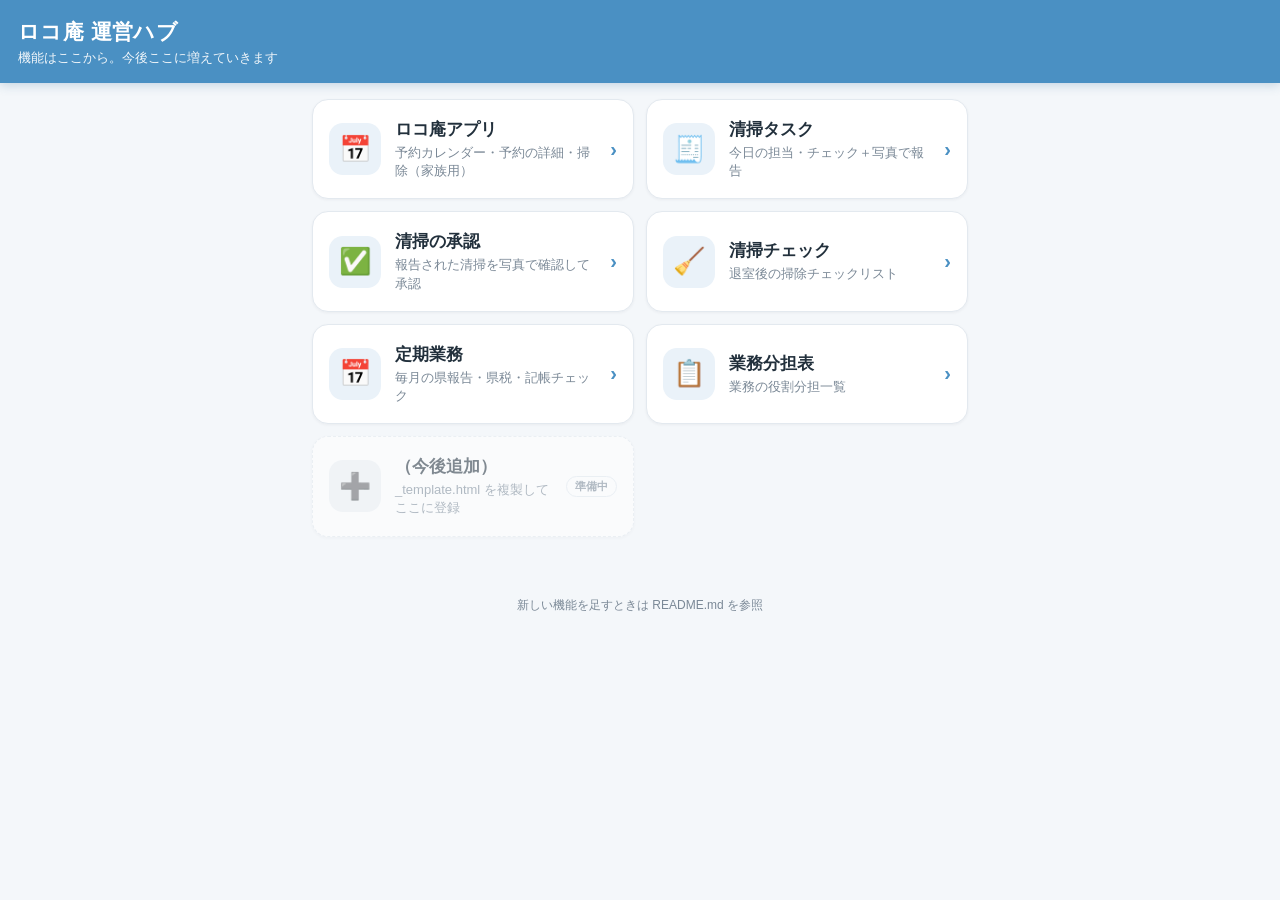
<file: index.html>
<!DOCTYPE html>
<html lang="ja">
<head>
<meta charset="UTF-8">
<meta name="viewport" content="width=device-width, initial-scale=1.0, viewport-fit=cover">
<meta name="apple-mobile-web-app-capable" content="yes">
<meta name="apple-mobile-web-app-title" content="ロコ庵ハブ">
<link rel="apple-touch-icon" href="[data-uri]">
<title>ロコ庵 運営ハブ</title>
<link rel="stylesheet" href="shared/tokens.css">
<style>
  header{
    position:sticky;top:0;z-index:10;background:var(--blue);color:#fff;
    padding:18px 18px calc(16px + env(safe-area-inset-bottom,0)) 18px;
    box-shadow:0 2px 10px rgba(46,106,153,.25);
  }
  .h-title{font-size:21px;font-weight:700;letter-spacing:.02em;}
  .h-sub{font-size:13px;opacity:.92;margin-top:3px;}
  main{max-width:680px;margin:0 auto;padding:16px 12px 40px;}
  .grid{display:grid;grid-template-columns:1fr;gap:12px;}
  @media(min-width:520px){.grid{grid-template-columns:1fr 1fr;}}
  .card{
    display:flex;align-items:center;gap:14px;text-decoration:none;color:inherit;
    background:var(--card);border:1px solid var(--line);border-radius:var(--radius);
    padding:18px 16px;min-height:84px;box-shadow:0 1px 3px rgba(34,48,60,.05);
    transition:transform .12s, box-shadow .12s;
  }
  .card:active{transform:scale(.99);}
  .ico{
    flex:none;width:52px;height:52px;border-radius:14px;background:#EAF2F9;
    display:flex;align-items:center;justify-content:center;font-size:26px;
  }
  .c-body{flex:1;min-width:0;}
  .c-title{font-size:17px;font-weight:700;}
  .c-desc{font-size:13px;color:var(--muted);margin-top:3px;line-height:1.4;}
  .arrow{flex:none;color:var(--blue);font-size:20px;font-weight:700;}
  .card.soon{opacity:.55;pointer-events:none;border-style:dashed;}
  .card.soon .ico{background:#EEF1F4;}
  .badge{font-size:11px;font-weight:700;color:var(--muted);
    border:1px solid var(--line);border-radius:99px;padding:2px 8px;}
  footer{text-align:center;color:var(--muted);font-size:12px;padding:20px;}
</style>
</head>
<body>
<header>
  <div class="h-title">ロコ庵 運営ハブ</div>
  <div class="h-sub">機能はここから。今後ここに増えていきます</div>
</header>
<main>
  <div class="grid" id="grid"></div>
</main>
<footer>新しい機能を足すときは README.md を参照</footer>

<script>
// ===== 機能の登録表（ここに1行足す＝機能が1つ増える）=====
const MODULES = [
  { name:"ロコ庵アプリ", desc:"予約カレンダー・予約の詳細・掃除（家族用）", icon:"📅", url:"app.html", ready:true },
  { name:"清掃タスク", desc:"今日の担当・チェック＋写真で報告", icon:"🧾", url:"cleaning-tasks.html", ready:true },
  { name:"清掃の承認", desc:"報告された清掃を写真で確認して承認", icon:"✅", url:"cleaning-approve.html", ready:true },
  { name:"清掃チェック", desc:"退室後の掃除チェックリスト", icon:"🧹", url:"cleaning.html", ready:true },
  { name:"定期業務", desc:"毎月の県報告・県税・記帳チェック", icon:"📅", url:"monthly.html", ready:true },
  { name:"業務分担表", desc:"業務の役割分担一覧", icon:"📋", url:"handover.html", ready:true },
  { name:"（今後追加）", desc:"_template.html を複製してここに登録", icon:"➕", url:"#", ready:false },
];

const grid = document.getElementById("grid");
MODULES.forEach(m => {
  const a = document.createElement("a");
  a.className = "card" + (m.ready ? "" : " soon");
  a.href = m.ready ? m.url : "#";
  a.innerHTML = `
    <div class="ico">${m.icon}</div>
    <div class="c-body">
      <div class="c-title">${m.name}</div>
      <div class="c-desc">${m.desc}</div>
    </div>
    ${m.ready ? '<div class="arrow">›</div>' : '<div class="badge">準備中</div>'}`;
  grid.appendChild(a);
});
</script>
</body>
</html>
</file>
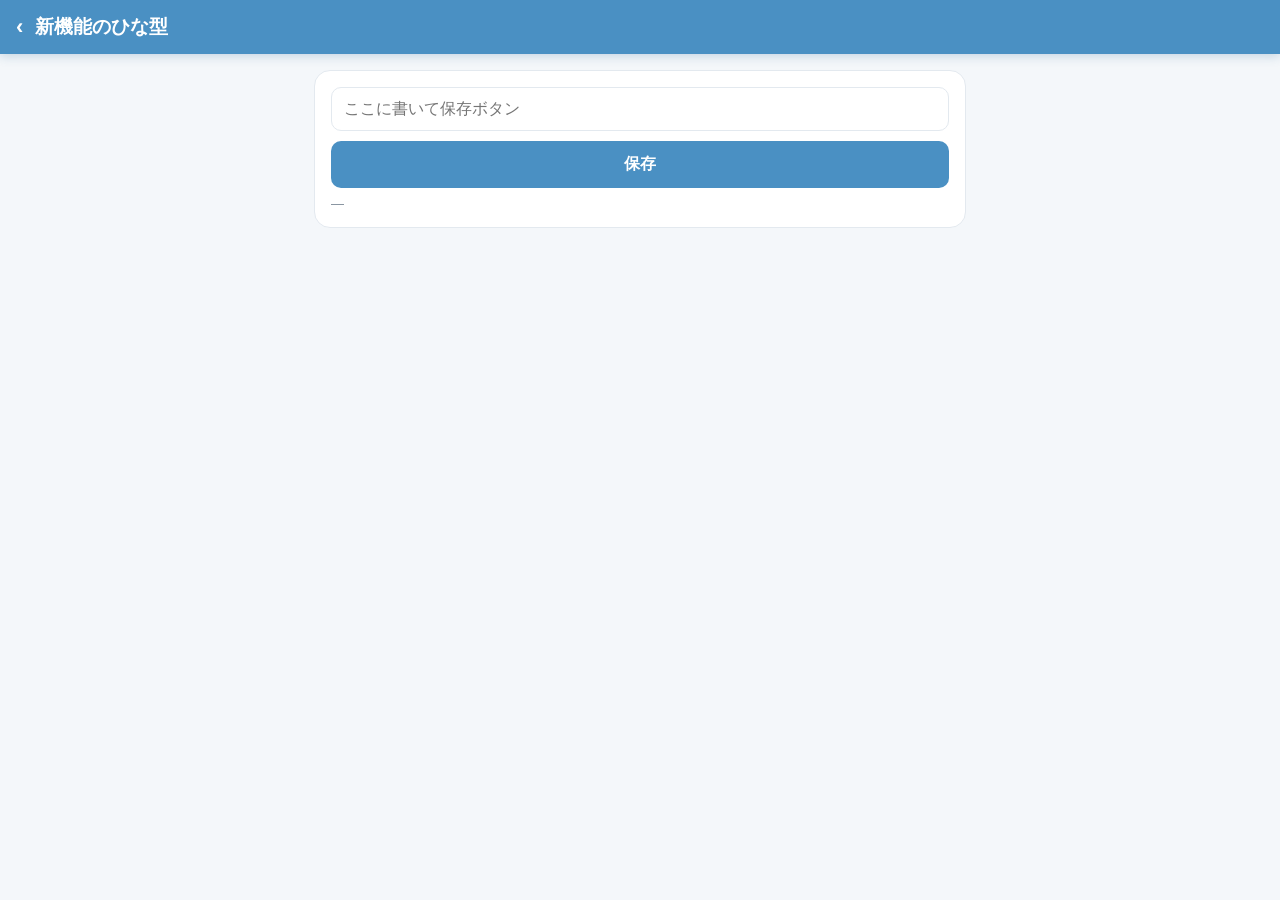
<file: _template.html>
<!DOCTYPE html>
<html lang="ja">
<!-- ============================================================
     新機能のひな型（_template.html）
     使い方：
       1. このファイルを複製して、例 outsourcing.html にリネーム
       2. <title> と見出しを変える
       3. 中身（main）を作る。データの保存は Store だけを使う
       4. index.html の MODULES に1行追加して登録
     ※ Store.set / Store.get の中身は shared/store.js が面倒を見るので、
       将来「家族で共有」に切り替えても、この画面は直さなくてOK。
     ============================================================ -->
<head>
<meta charset="UTF-8">
<meta name="viewport" content="width=device-width, initial-scale=1.0, viewport-fit=cover">
<title>新機能のひな型</title>
<link rel="stylesheet" href="shared/tokens.css">
<style>
  header{position:sticky;top:0;background:var(--blue);color:#fff;
    padding:14px 16px;box-shadow:0 2px 10px rgba(46,106,153,.25);
    display:flex;align-items:center;gap:12px;}
  .back{color:#fff;text-decoration:none;font-size:22px;font-weight:700;}
  .title{font-size:19px;font-weight:700;}
  main{max-width:680px;margin:0 auto;padding:16px 14px 40px;}
  .card{background:var(--card);border:1px solid var(--line);
    border-radius:var(--radius);padding:16px;margin-bottom:12px;}
  input,button{font-family:var(--font);font-size:16px;}
  input{width:100%;padding:12px;border:1.5px solid var(--line);border-radius:10px;}
  button{margin-top:10px;width:100%;padding:13px;border:none;border-radius:10px;
    background:var(--blue);color:#fff;font-weight:700;}
  .note{font-size:13px;color:var(--muted);margin-top:8px;}
</style>
</head>
<body>
<header>
  <a class="back" href="index.html">‹</a>
  <div class="title">新機能のひな型</div>
</header>
<main>
  <div class="card">
    <input id="memo" placeholder="ここに書いて保存ボタン">
    <button id="saveBtn">保存</button>
    <div class="note" id="status">―</div>
  </div>
</main>

<script src="shared/store.js"></script>
<script>
  // 保存窓口 Store を使うだけ。裏側(端末内 or 家族共有)は意識しなくてよい。
  const KEY = "template:memo";   // 機能名:項目 で名前を付けると衝突しない
  const memo = document.getElementById("memo");
  const status = document.getElementById("status");

  async function load(){
    const v = await Store.get(KEY);
    if(v){ memo.value = v; status.textContent = "保存済みを読み込みました"; }
  }
  document.getElementById("saveBtn").addEventListener("click", async () => {
    await Store.set(KEY, memo.value);
    status.textContent = "保存しました（" + new Date().toLocaleString("ja-JP") + "）";
  });
  load();
</script>
</body>
</html>
</file>
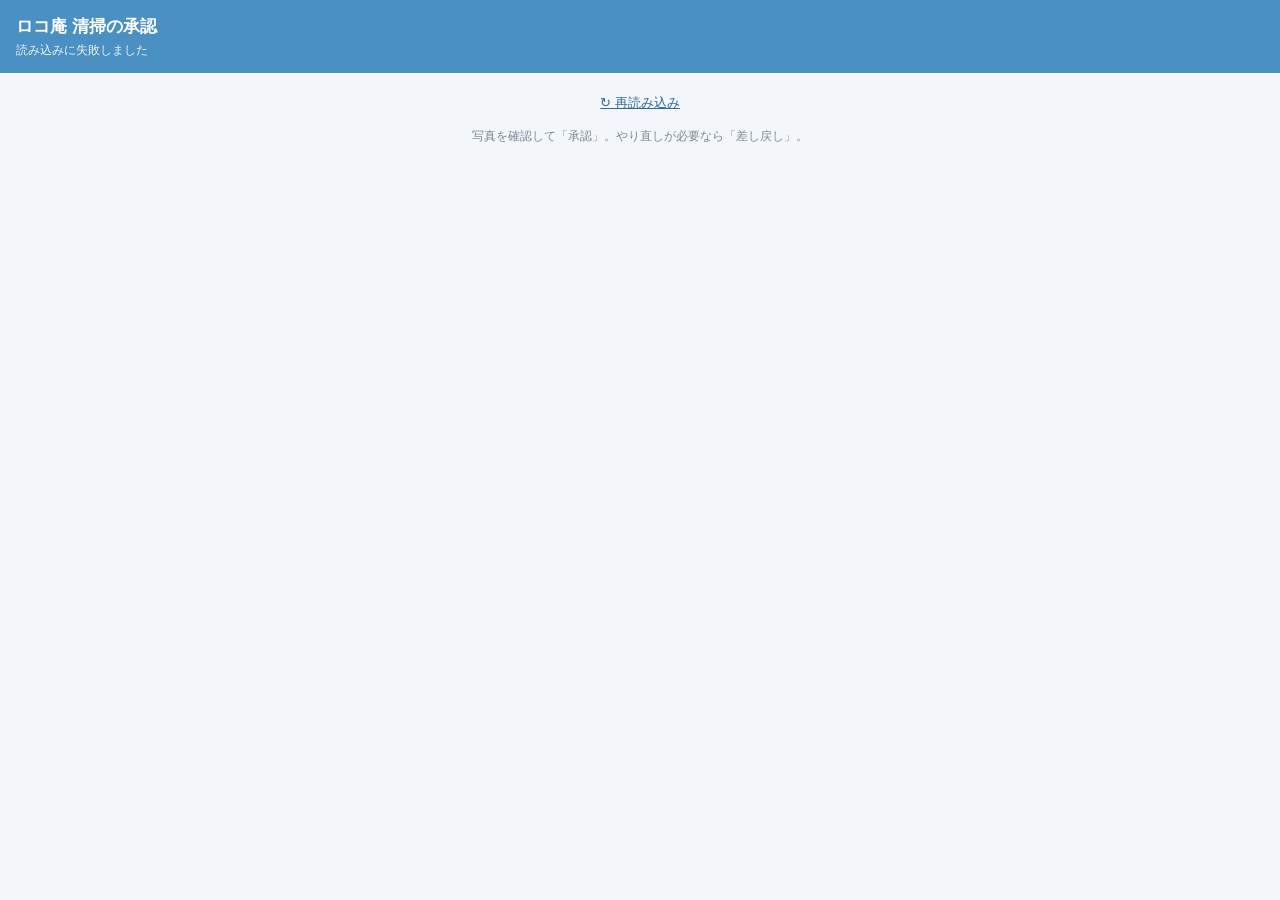
<file: cleaning-approve.html>
<!doctype html>
<html lang="ja">
<head>
<meta charset="utf-8">
<meta name="viewport" content="width=device-width, initial-scale=1, maximum-scale=1">
<title>ロコ庵 清掃の承認</title>
<style>
  :root{
    --blue:#4A90C3; --blue-deep:#2E6A99; --ink:#22303C; --muted:#7A8896;
    --line:#E3E9EF; --bg:#F4F7FA; --card:#FFFFFF;
    --done-bg:#EAF6EE; --done-mark:#3FA05F;
    --warn-bg:#FDECEC; --warn-ink:#C0392B; --radius:14px;
  }
  *{box-sizing:border-box; -webkit-tap-highlight-color:transparent;}
  body{margin:0; background:var(--bg); color:var(--ink);
    font-family:"Hiragino Kaku Gothic ProN","Hiragino Sans","Yu Gothic",sans-serif;
    line-height:1.5; -webkit-font-smoothing:antialiased;}
  header{position:sticky; top:0; z-index:5; background:var(--blue); color:#fff; padding:14px 16px;}
  .h-title{font-size:17px; font-weight:600;}
  .h-sub{font-size:12px; opacity:.9; margin-top:1px;}
  .wrap{max-width:640px; margin:0 auto; padding:14px 14px 40px;}
  .card{background:var(--card); border:1px solid var(--line); border-radius:16px;
    box-shadow:0 1px 3px rgba(20,40,60,.05); margin-bottom:14px; overflow:hidden;}
  .c-head{padding:14px 16px 6px;}
  .c-top{display:flex; justify-content:space-between; align-items:center;}
  .c-fac{font-size:17px; font-weight:600;}
  .pill{font-size:12px; padding:3px 10px; border-radius:20px; background:#FBF0DD; color:#9A6B12; white-space:nowrap;}
  .c-meta{font-size:13px; color:var(--muted); margin-top:5px;}
  .photos{display:flex; gap:8px; flex-wrap:wrap; padding:8px 16px 4px;}
  .ph{width:calc(33.33% - 6px); aspect-ratio:1; border-radius:10px; overflow:hidden;
    background:#EEF2F6; border:1px solid var(--line);}
  .ph a{display:block; width:100%; height:100%;}
  .ph img{width:100%; height:100%; object-fit:cover; display:block;}
  .no-photo{font-size:13px; color:var(--muted); padding:4px 16px 8px;}
  .acts{display:flex; gap:10px; padding:10px 16px 16px;}
  .btn{flex:1; border:none; border-radius:12px; padding:13px; font-size:15px; font-weight:600; cursor:pointer;}
  .btn-ok{background:var(--done-mark); color:#fff;}
  .btn-ng{background:#fff; color:var(--warn-ink); border:1px solid #E7C4C0;}
  .btn:disabled{opacity:.5;}
  .empty{text-align:center; color:var(--muted); padding:48px 16px; font-size:14px;}
  .note{font-size:12px; color:var(--muted); text-align:center; margin-top:14px;}
  .reload{display:block; margin:6px auto 0; background:none; border:none; color:var(--blue-deep);
    font-size:13px; cursor:pointer; text-decoration:underline;}
</style>
</head>
<body>
<header>
  <div class="h-title">ロコ庵 清掃の承認</div>
  <div class="h-sub" id="hsub">承認待ちを読み込み中…</div>
</header>
<div class="wrap">
  <div id="list"></div>
  <button class="reload" onclick="load()">↻ 再読み込み</button>
  <div class="note">写真を確認して「承認」。やり直しが必要なら「差し戻し」。</div>
</div>

<script>
  var CONFIG = {
    API_URL: "https://script.google.com/macros/s/AKfycby1WJPnVCQxSqeFoh9ZdZX0LU7BXgdNTDg5DWqOawZ3yq-tVbi5oZh5Die2idnYoaKr/exec"
  };
  var tasks = [];

  function fmtDate(d){ var p=String(d).split("/"); if(p.length<3) return d;
    var wd=["日","月","火","水","木","金","土"][ new Date(+p[0],+p[1]-1,+p[2]).getDay() ];
    return (+p[1])+"月"+(+p[2])+"日("+wd+")"; }

  function load(){
    document.getElementById("hsub").textContent="承認待ちを読み込み中…";
    if(!CONFIG.API_URL){ render([]); return; }
    fetch(CONFIG.API_URL+"?role=host")
      .then(function(r){return r.json();})
      .then(function(d){ tasks=d.tasks||[]; render(tasks); })
      .catch(function(){ document.getElementById("hsub").textContent="読み込みに失敗しました"; });
  }

  function render(list){
    document.getElementById("hsub").textContent="承認待ち "+list.length+" 件";
    var el=document.getElementById("list");
    if(!list.length){ el.innerHTML='<div class="empty">承認待ちはありません。<br>清掃者から報告が届くとここに表示されます。</div>'; return; }
    var h="";
    list.forEach(function(t){
      var photos="";
      if(t.photos && t.photos.length){
        photos='<div class="photos">'+t.photos.map(function(p){
          return '<div class="ph"><a href="'+p.view+'" target="_blank" rel="noopener"><img src="'+p.thumb+'" alt="清掃写真"></a></div>';
        }).join("")+'</div>';
      } else {
        photos='<div class="no-photo">（写真なし）</div>';
      }
      h+='<div class="card" id="card-'+t.id+'">'
        +'<div class="c-head"><div class="c-top"><span class="c-fac">'+t.facility+'</span>'
        +'<span class="pill">承認待ち</span></div>'
        +'<div class="c-meta">'+fmtDate(t.date)+' の清掃　担当：'+(t.cleaner||"未割当")
        +(t.reportedAt?'　報告 '+t.reportedAt:'')+'</div></div>'
        +photos
        +'<div class="acts">'
        +'<button class="btn btn-ng" onclick="reject(\''+t.id+'\')">差し戻し</button>'
        +'<button class="btn btn-ok" onclick="approve(\''+t.id+'\')">承認する</button>'
        +'</div></div>';
    });
    el.innerHTML=h;
  }

  function post(body, cardId, btnLabel){
    var card=document.getElementById("card-"+cardId);
    if(card){ card.querySelectorAll("button").forEach(function(b){ b.disabled=true; }); }
    if(!CONFIG.API_URL){ removeCard(cardId); return; }
    fetch(CONFIG.API_URL, { method:"POST", body:JSON.stringify(body) })
      .then(function(r){return r.json();})
      .then(function(res){ if(res && res.ok){ removeCard(cardId); } else { throw new Error(res&&res.error||"失敗"); } })
      .catch(function(e){
        if(card){ card.querySelectorAll("button").forEach(function(b){ b.disabled=false; }); }
        alert("送信に失敗しました。通信を確認して再度お試しください。");
      });
  }

  function removeCard(id){
    var card=document.getElementById("card-"+id);
    if(card) card.parentNode.removeChild(card);
    tasks=tasks.filter(function(t){return t.id!==id;});
    document.getElementById("hsub").textContent="承認待ち "+tasks.length+" 件";
    if(!tasks.length) render([]);
  }

  function approve(id){
    if(!confirm("この清掃を承認します。よろしいですか？")) return;
    post({ action:"approve", taskId:id }, id);
  }
  function reject(id){
    var reason=prompt("差し戻しの理由を入力してください（清掃者に伝わります）");
    if(reason===null) return;
    post({ action:"reject", taskId:id, reason:reason }, id);
  }

  load();
</script>
</body>
</html>
</file>
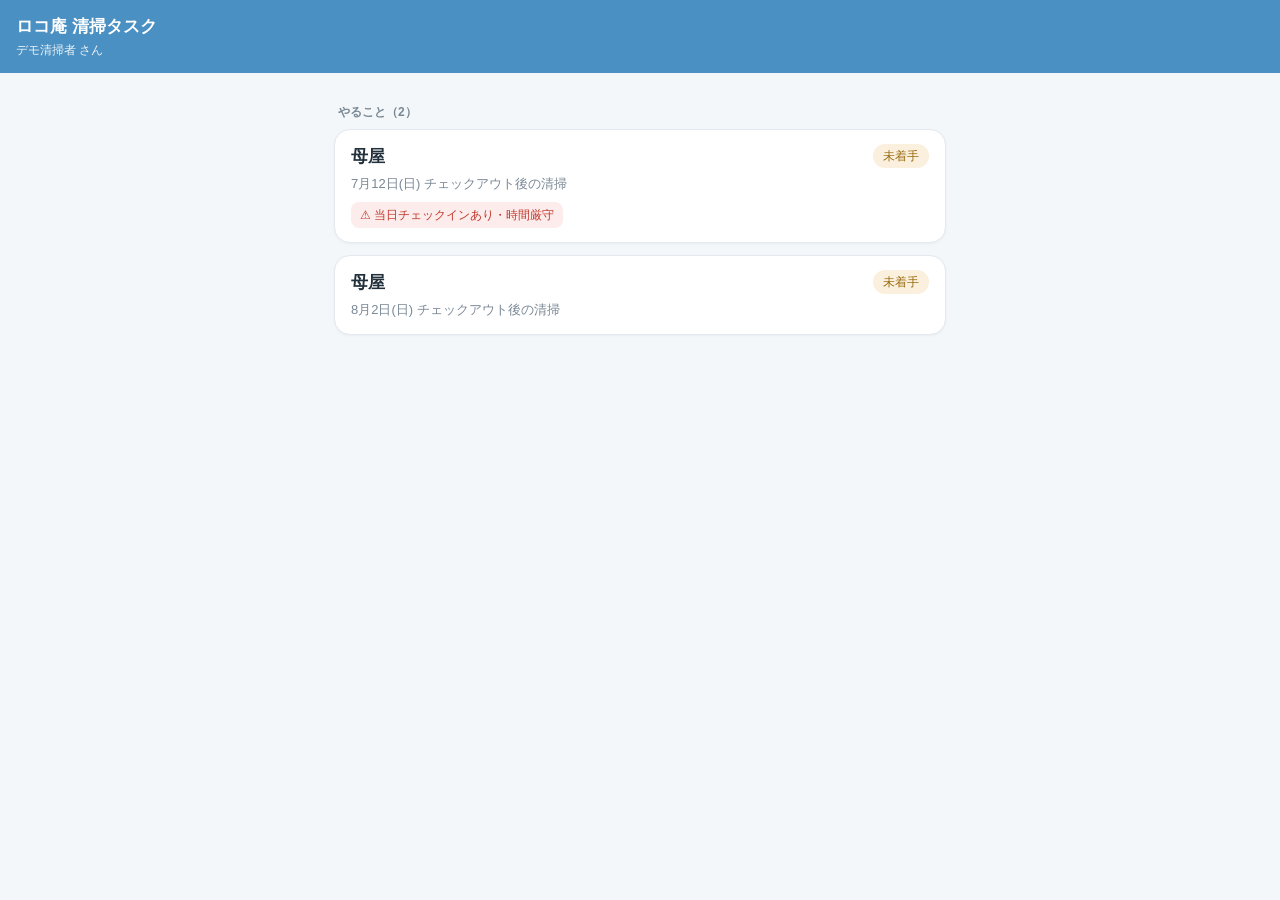
<file: cleaning-tasks.html>
<!doctype html>
<html lang="ja">
<head>
<meta charset="utf-8">
<meta name="viewport" content="width=device-width, initial-scale=1, maximum-scale=1">
<title>ロコ庵 清掃タスク</title>
<style>
  :root{
    --blue:#4A90C3; --blue-deep:#2E6A99; --ink:#22303C; --muted:#7A8896;
    --line:#E3E9EF; --bg:#F4F7FA; --card:#FFFFFF;
    --done-bg:#EAF6EE; --done-mark:#3FA05F; --done-ink:#9BB0A4;
    --warn-bg:#FDECEC; --warn-ink:#C0392B; --radius:14px;
  }
  *{box-sizing:border-box; -webkit-tap-highlight-color:transparent;}
  body{margin:0; background:var(--bg); color:var(--ink);
    font-family:"Hiragino Kaku Gothic ProN","Hiragino Sans","Yu Gothic",sans-serif;
    line-height:1.5; -webkit-font-smoothing:antialiased;}
  header{position:sticky; top:0; z-index:5; background:var(--blue); color:#fff;
    padding:14px 16px; display:flex; align-items:center; gap:10px;}
  .h-back{background:none; border:none; color:#fff; font-size:22px; padding:0 4px 0 0; cursor:pointer; line-height:1;}
  .h-title{font-size:17px; font-weight:600;}
  .h-sub{font-size:12px; opacity:.9; margin-top:1px;}
  .wrap{max-width:640px; margin:0 auto; padding:14px 14px 40px;}
  .card{background:var(--card); border:1px solid var(--line); border-radius:16px;
    box-shadow:0 1px 3px rgba(20,40,60,.05); margin-bottom:12px; overflow:hidden;}
  .task{display:block; text-decoration:none; color:inherit; cursor:pointer; padding:14px 16px;}
  .task-top{display:flex; justify-content:space-between; align-items:center;}
  .task-fac{font-size:17px; font-weight:600;}
  .pill{font-size:12px; padding:3px 10px; border-radius:20px; white-space:nowrap;}
  .pill-todo{background:#FBF0DD; color:#9A6B12;}
  .pill-done{background:var(--done-bg); color:var(--done-mark);}
  .task-meta{font-size:13px; color:var(--muted); margin-top:5px;}
  .task-warn{display:inline-flex; align-items:center; gap:5px; font-size:12px;
    color:var(--warn-ink); background:var(--warn-bg); padding:4px 9px; border-radius:8px; margin-top:8px;}
  .sec-label{font-size:12px; color:var(--muted); margin:16px 4px 8px; font-weight:600;}
  .row{display:flex; justify-content:space-between; font-size:14px; padding:11px 4px; border-bottom:1px solid var(--line);}
  .row:last-child{border-bottom:none;}
  .prog{background:var(--card); border:1px solid var(--line); border-radius:16px; padding:14px 16px; margin-bottom:12px;}
  .prog-top{display:flex; justify-content:space-between; align-items:baseline; font-size:14px;}
  .prog-num{font-size:15px; font-weight:600;}
  .bar{height:8px; background:var(--line); border-radius:8px; margin-top:9px; overflow:hidden;}
  .bar-fill{height:100%; width:0; background:var(--done-mark); border-radius:8px; transition:width .2s;}
  .sec-h{font-size:14px; font-weight:600; color:var(--blue-deep); padding:14px 16px 6px;}
  .chk{display:flex; align-items:center; gap:12px; padding:13px 16px; border-top:1px solid var(--line);
    cursor:pointer; min-height:60px;}
  .chk:active{background:#F2F7FB;}
  .chk.on{background:var(--done-bg);}
  .chk.on .chk-t{color:var(--done-ink); text-decoration:line-through;}
  .box{width:24px; height:24px; border-radius:7px; border:2px solid var(--line); flex:0 0 auto;
    display:flex; align-items:center; justify-content:center; font-size:15px; color:#fff;}
  .chk.on .box{background:var(--done-mark); border-color:var(--done-mark);}
  .chk-t{font-size:15px;}
  .tip{font-size:12px; color:var(--warn-ink); background:var(--warn-bg); border-radius:8px;
    padding:6px 10px; margin-top:6px; display:block; line-height:1.45;}
  .tip-sec{margin:0 16px 10px;}
  .photos{display:flex; gap:10px; padding:4px 0;}
  .ph{flex:1; aspect-ratio:1; border:2px dashed var(--line); border-radius:12px; background:#fff;
    display:flex; align-items:center; justify-content:center; color:var(--muted); font-size:26px;
    cursor:pointer; overflow:hidden; position:relative;}
  .ph img{width:100%; height:100%; object-fit:cover;}
  .btn{display:block; width:100%; border:none; border-radius:12px; padding:15px; font-size:16px;
    font-weight:600; cursor:pointer; margin-top:16px;}
  .btn-go{background:var(--blue); color:#fff;}
  .btn-go:disabled{background:#B8CEDF;}
  .btn-ghost{background:#fff; color:var(--ink); border:1px solid var(--line);}
  .done-wrap{text-align:center; padding:48px 20px;}
  .done-circle{width:74px; height:74px; border-radius:50%; background:var(--done-bg);
    display:flex; align-items:center; justify-content:center; font-size:38px; color:var(--done-mark); margin:0 auto 18px;}
  .empty{text-align:center; color:var(--muted); padding:40px 16px; font-size:14px;}
  .note{font-size:12px; color:var(--muted); text-align:center; margin-top:16px;}
</style>
</head>
<body>
<header>
  <button class="h-back" id="back" onclick="showHome()" style="display:none" aria-label="戻る">‹</button>
  <div>
    <div class="h-title" id="htitle">ロコ庵 清掃タスク</div>
    <div class="h-sub" id="hsub">今日の担当</div>
  </div>
</header>
<div class="wrap">
  <div id="home"></div>
  <div id="detail" style="display:none"></div>
  <div id="done" style="display:none"></div>
</div>

<script>
  var CONFIG = {
    API_URL: "https://script.google.com/macros/s/AKfycby1WJPnVCQxSqeFoh9ZdZX0LU7BXgdNTDg5DWqOawZ3yq-tVbi5oZh5Die2idnYoaKr/exec",
    CLEANER: (new URLSearchParams(location.search)).get("c") || "デモ清掃者"
  };

  var SECTIONS = [
    { t:"カードキー回収", items:[] },
    { t:"換気", items:[] },
    { t:"風呂", items:["窓を全開にする","シャワー・洗剤でそうじ（ボトル・洗面器も）","シャンプー台→外で乾燥","排水口そうじ→ネット交換","残量チェック（シャンプー/トリートメント/ボディソープ/バスマジックリン）"] },
    { t:"洗面所", items:["コップを洗う","コップ台→外で乾燥","洗面台を洗う（ハミガキの飛び散り確認・排水口も）","手洗いソープが出るかチェック","タオル回収","洗たく機・周辺そうじ","残量チェック（アタック/ハミング）"] },
    { t:"台所", items:["冷蔵庫チェック","コップ・鍋の洗浄・汚れチェック","IH・流し台そうじ→排水口ネット交換","レンジ・トースター庫内そうじ","湯わかしポットの中身チェック","コーヒーメーカーそうじ","ランチョンマット・テーブルそうじ"] },
    { t:"トイレ", items:["便器・床そうじ","トイレットペーパー・ナプキン補充"] },
    { t:"ゴミ出し", items:["寝室①","寝室②","リビング","トイレの汚物入れ","風呂の排水口","流しの排水口","分別ゴミ箱"] },
    { t:"灰皿", items:["そうじして乾燥させる"] },
    { t:"シーツ交換", items:["キルトパッドは下の洗たく機で洗い自然乾燥","タオル・シーツ類はランドリーで乾燥までする"] },
    { t:"空気清浄機の水を抜く", items:[] },
    { t:"植物の水やり", items:[] },
    { t:"ティッシュ残量チェック", items:[] }
  ];

  // 注意メモ（キー=項目文言 or セクション名 と完全一致）。ここに追記すれば該当行に⚠で出る。
  // ※下記は例。実際の注意点に差し替えてください。
  var NOTES = {
    "カードキー回収":"回収忘れ厳禁。所定の場所に戻す",
    "排水口そうじ→ネット交換":"ネットは毎回必ず新品に交換",
    "残量チェック（シャンプー/トリートメント/ボディソープ/バスマジックリン）":"少なければ写真を撮ってオーナーに報告",
    "ゴミ出し":"分別を間違えると回収されません"
  };

  var DEMO_TASKS = [
    { id:"M-20260712-demo1", facility:"母屋", date:"2026/07/12", status:"未着手", sameDayIn:true },
    { id:"M-20260802-demo2", facility:"母屋", date:"2026/08/02", status:"未着手", sameDayIn:false }
  ];

  var tasks = [], current = null, photos = [];

  function ckeys(){ var a=[]; SECTIONS.forEach(function(s,si){
    if(s.items.length===0){ a.push("s"+si); } else { s.items.forEach(function(_,ii){ a.push("s"+si+"i"+ii); }); }
  }); return a; }
  function stateKey(id){ return "rokoan-clean-"+id; }
  function loadState(id){ try{ return JSON.parse(localStorage.getItem(stateKey(id))||"{}"); }catch(e){ return {}; } }
  function saveState(id,st){ localStorage.setItem(stateKey(id), JSON.stringify(st)); }

  function showHome(){
    document.getElementById("detail").style.display="none";
    document.getElementById("done").style.display="none";
    document.getElementById("home").style.display="block";
    document.getElementById("back").style.display="none";
    document.getElementById("htitle").textContent="ロコ庵 清掃タスク";
    document.getElementById("hsub").textContent=CONFIG.CLEANER+" さん";
    renderHome();
  }

  function renderHome(){
    var el=document.getElementById("home");
    var poll=tasks.filter(function(t){return t.poll||t.status==="打診中";});
    var todo=tasks.filter(function(t){return !(t.poll||t.status==="打診中")&&t.status!=="報告済"&&t.status!=="承認";});
    var doneList=tasks.filter(function(t){return t.status==="報告済"||t.status==="承認";});
    if(!poll.length&&!todo.length&&!doneList.length){
      el.innerHTML='<div class="empty">今の担当はありません。<br>新しい予約が入ると自動で表示されます。</div>'; return;
    }
    var h="";
    if(poll.length){
      h+='<div class="sec-label">空き確認（〇×で回答してください）</div>';
      poll.forEach(function(t){ h+=pollCard(t); });
    }
    h+='<div class="sec-label">やること（'+todo.length+'）</div>';
    todo.forEach(function(t){ h+=taskCard(t); });
    if(!todo.length) h+='<div class="empty">未対応はありません。おつかれさまです。</div>';
    if(doneList.length){
      h+='<div class="sec-label">報告済み</div>';
      doneList.forEach(function(t){ h+=taskCard(t); });
    }
    el.innerHTML=h;
  }

  function taskCard(t){
    var done=(t.status==="報告済"||t.status==="承認");
    var pill=done?'<span class="pill pill-done">✓ '+t.status+'</span>':'<span class="pill pill-todo">'+t.status+'</span>';
    var warn=(t.sameDayIn&&!done)?'<div class="task-warn">⚠ 当日チェックインあり・時間厳守</div>':'';
    return '<div class="card"><div class="task" onclick="openTask(\''+t.id+'\')">'
      +'<div class="task-top"><span class="task-fac">'+t.facility+'</span>'+pill+'</div>'
      +'<div class="task-meta">'+fmtDate(t.date)+' チェックアウト後の清掃</div>'+warn+'</div></div>';
  }

  // 打診中カード：〇（いける）/×（むり）で回答。回答済みは色で示し、変更も可。
  function pollCard(t){
    var a=t.myAnswer||"";
    var warn=t.sameDayIn?'<div class="task-warn">⚠ 当日チェックインあり・時間厳守</div>':'';
    var okStyle=(a==="o")?"background:#3FA05F;color:#fff":"background:#EAF6EE;color:#3FA05F";
    var ngStyle=(a==="x")?"background:#C0392B;color:#fff":"background:#FDECEC;color:#C0392B";
    return '<div class="card"><div class="task" style="cursor:default">'
      +'<div class="task-top"><span class="task-fac">'+t.facility+'</span>'
      +'<span class="pill pill-todo">空き確認</span></div>'
      +'<div class="task-meta">'+fmtDate(t.date)+' の清掃</div>'+warn
      +'<div style="display:flex;gap:10px;margin-top:12px">'
      +'<button class="btn" style="margin:0;'+okStyle+'" onclick="sendAvail(\''+t.id+'\',\'o\')">〇 いける</button>'
      +'<button class="btn" style="margin:0;'+ngStyle+'" onclick="sendAvail(\''+t.id+'\',\'x\')">× むり</button>'
      +'</div>'
      +(a?'<div class="note" style="margin-top:8px">回答済み：'+(a==="o"?"〇 いける":"× むり")+'（変更もできます）</div>':'')
      +'</div></div>';
  }

  function sendAvail(id,ans){
    var t=tasks.filter(function(x){return x.id===id;})[0];
    if(!CONFIG.API_URL){ if(t){t.myAnswer=ans;} renderHome(); return; }
    fetch(CONFIG.API_URL, {method:"POST", body:JSON.stringify({action:"avail", taskId:id, cleaner:CONFIG.CLEANER, answer:ans})})
      .then(function(r){return r.json();})
      .then(function(){ if(t){t.myAnswer=ans;} renderHome(); })
      .catch(function(){ alert("送信に失敗しました。通信を確認して再度お試しください。"); });
  }

  function fmtDate(d){ var p=String(d).split("/"); if(p.length<3) return d;
    var wd=["日","月","火","水","木","金","土"][ new Date(+p[0],+p[1]-1,+p[2]).getDay() ];
    return (+p[1])+"月"+(+p[2])+"日("+wd+")"; }

  function openTask(id){
    current=tasks.filter(function(t){return t.id===id;})[0]; if(!current) return;
    photos=[];
    document.getElementById("home").style.display="none";
    document.getElementById("done").style.display="none";
    document.getElementById("detail").style.display="block";
    document.getElementById("back").style.display="block";
    document.getElementById("htitle").textContent=current.facility+" の清掃";
    document.getElementById("hsub").textContent=fmtDate(current.date);
    renderDetail();
  }

  function renderDetail(){
    var st=loadState(current.id);
    var keys=ckeys(), done=keys.filter(function(k){return st[k];}).length;
    var h='<div class="prog"><div class="prog-top"><span>チェック進捗</span>'
      +'<span class="prog-num"><b id="dn">'+done+'</b> / '+keys.length+'</span></div>'
      +'<div class="bar"><div class="bar-fill" id="bf" style="width:'+(done/keys.length*100)+'%"></div></div></div>';
    SECTIONS.forEach(function(s,si){
      h+='<div class="card"><div class="sec-h">'+(si+1)+'. '+s.t+'</div>';
      if(s.items.length===0){
        h+=chkRow("s"+si, s.t, st["s"+si]);
      } else {
        if(NOTES[s.t]) h+='<div class="tip tip-sec">⚠ '+NOTES[s.t]+'</div>';
        s.items.forEach(function(it,ii){ h+=chkRow("s"+si+"i"+ii, it, st["s"+si+"i"+ii]); });
      }
      h+='</div>';
    });
    h+='<div class="sec-label">完了写真（寝室・水回り・全体など）</div>'
      +'<div class="card" style="padding:14px 16px"><div class="photos" id="phRow">'
      +'<label class="ph"><input type="file" accept="image/*" capture="environment" style="display:none" onchange="addPhoto(this,0)"><span>＋</span></label>'
      +'<label class="ph"><input type="file" accept="image/*" capture="environment" style="display:none" onchange="addPhoto(this,1)"><span>＋</span></label>'
      +'<label class="ph"><input type="file" accept="image/*" capture="environment" style="display:none" onchange="addPhoto(this,2)"><span>＋</span></label>'
      +'</div></div>';
    h+='<button class="btn btn-go" id="submitBtn" onclick="submitReport()">完了を報告する</button>';
    h+='<div class="note">タップでチェック・自動保存されます</div>';
    document.getElementById("detail").innerHTML=h;
  }

  function chkRow(key,label,on){
    var note=NOTES[label]?'<span class="tip">⚠ '+NOTES[label]+'</span>':'';
    return '<div class="chk'+(on?' on':'')+'" onclick="toggle(this,\''+key+'\')">'
      +'<span class="box">'+(on?'✓':'')+'</span><span class="chk-t">'+label+note+'</span></div>';
  }

  function toggle(el,key){
    var st=loadState(current.id); st[key]=!st[key]; saveState(current.id,st);
    el.classList.toggle("on", st[key]);
    el.querySelector(".box").textContent = st[key]?"✓":"";
    var keys=ckeys(), done=keys.filter(function(k){return st[k];}).length;
    document.getElementById("dn").textContent=done;
    document.getElementById("bf").style.width=(done/keys.length*100)+"%";
  }

  function addPhoto(input,idx){
    var f=input.files[0]; if(!f) return;
    var r=new FileReader();
    r.onload=function(){ photos[idx]=r.result;
      var box=input.parentNode; box.innerHTML=""; var img=new Image(); img.src=r.result; box.appendChild(img);
    };
    r.readAsDataURL(f);
  }

  function submitReport(){
    var btn=document.getElementById("submitBtn"); btn.disabled=true; btn.textContent="送信中…";
    var payload={ taskId:current.id, cleaner:CONFIG.CLEANER, checks:loadState(current.id),
                  photos:photos.filter(Boolean) };
    if(!CONFIG.API_URL){
      setTimeout(function(){ current.status="報告済"; showDone(); }, 500); return;
    }
    fetch(CONFIG.API_URL, { method:"POST", body:JSON.stringify(payload) })
      .then(function(r){return r.json();})
      .then(function(){ current.status="報告済"; showDone(); })
      .catch(function(e){ btn.disabled=false; btn.textContent="完了を報告する"; alert("送信に失敗しました。電波を確認して再度お試しください。"); });
  }

  function showDone(){
    document.getElementById("detail").style.display="none";
    document.getElementById("home").style.display="none";
    document.getElementById("done").style.display="block";
    document.getElementById("back").style.display="none";
    document.getElementById("done").innerHTML='<div class="done-wrap">'
      +'<div class="done-circle">✓</div>'
      +'<div style="font-size:18px; font-weight:600; margin-bottom:6px">報告しました</div>'
      +'<div style="font-size:14px; color:var(--muted); margin-bottom:24px">'+current.facility+' '+fmtDate(current.date)+' の清掃を記録しました。<br>オーナーに通知が届きます。</div>'
      +'<button class="btn btn-ghost" style="max-width:220px;margin:0 auto" onclick="showHome()">ホームに戻る</button></div>';
  }

  function boot(){
    if(!CONFIG.API_URL){ tasks=DEMO_TASKS; showHome(); return; }
    fetch(CONFIG.API_URL+"?cleaner="+encodeURIComponent(CONFIG.CLEANER))
      .then(function(r){return r.json();})
      .then(function(d){ tasks=d.tasks||[]; showHome(); })
      .catch(function(){ tasks=DEMO_TASKS; showHome(); });
  }
  boot();
</script>
</body>
</html>
</file>
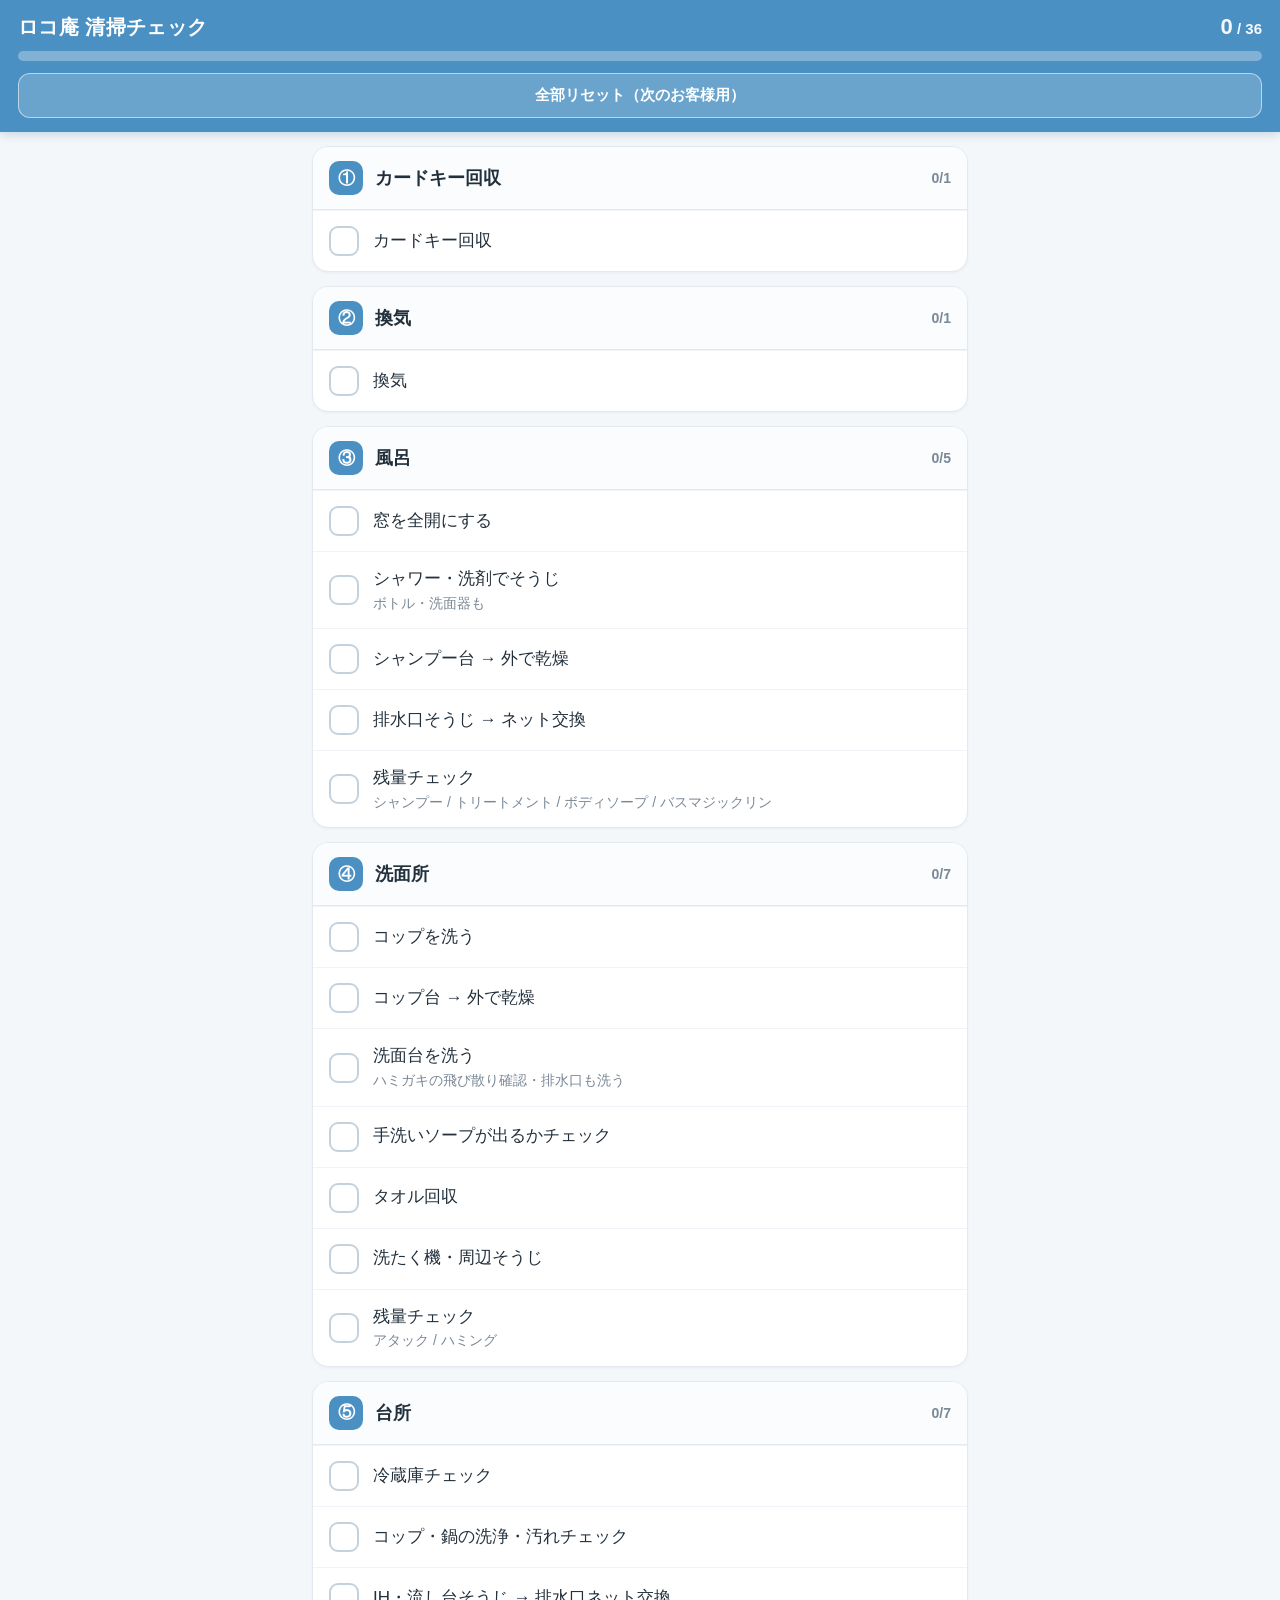
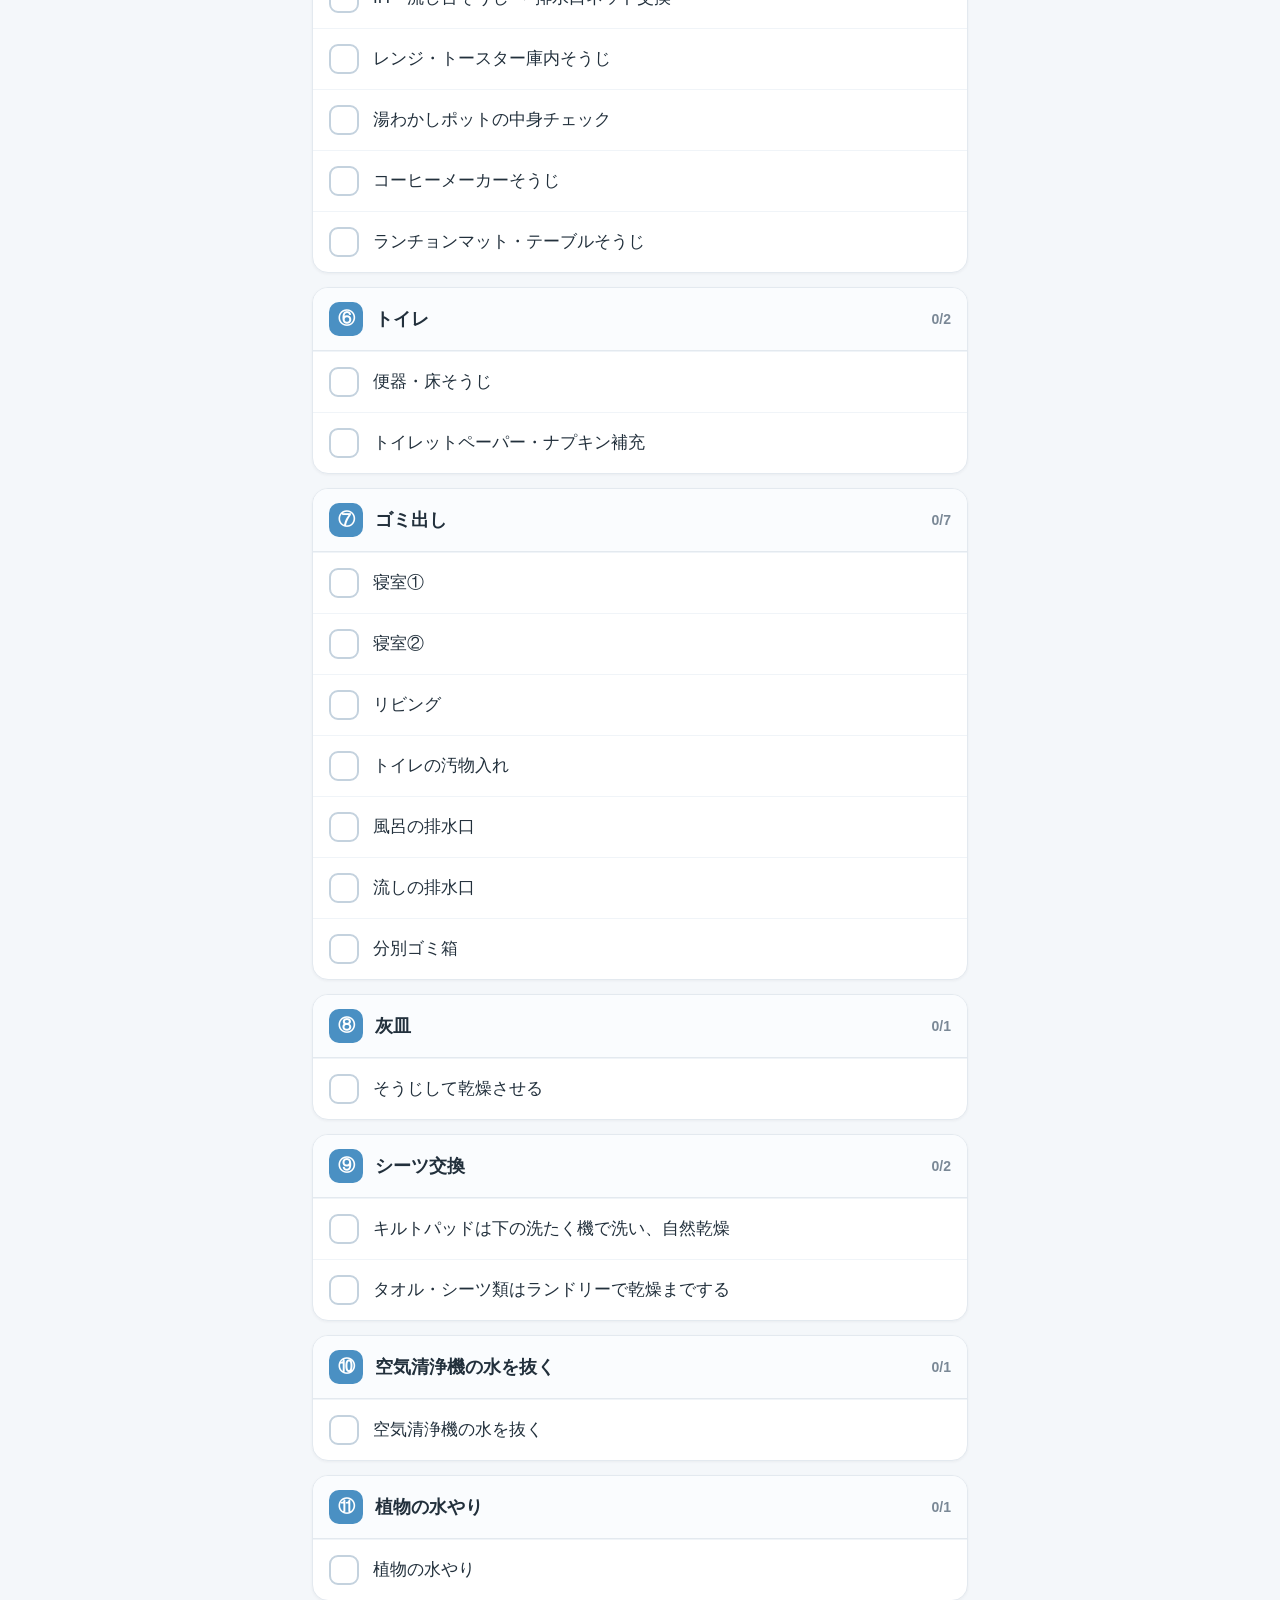
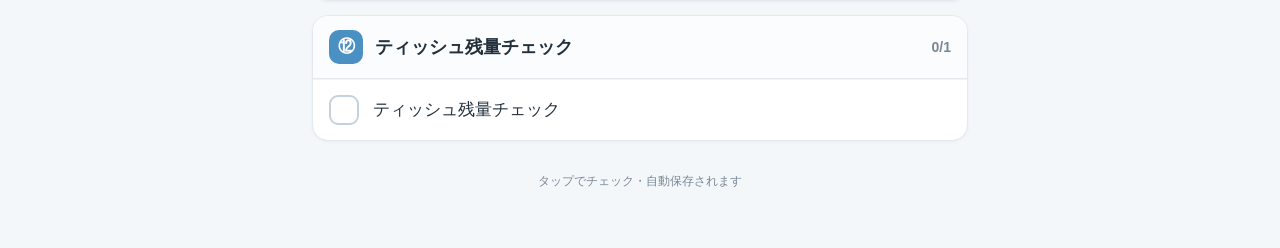
<file: cleaning.html>
<!DOCTYPE html>
<html lang="ja">
<head>
<meta charset="UTF-8">
<meta name="viewport" content="width=device-width, initial-scale=1.0, viewport-fit=cover">
<meta name="apple-mobile-web-app-capable" content="yes">
<meta name="apple-mobile-web-app-status-bar-style" content="default">
<title>ロコ庵 清掃チェック</title>
<link rel="apple-touch-icon" href="[data-uri]">
<meta name="apple-mobile-web-app-title" content="清掃チェック">

<style>
  :root{
    --blue:#4A90C3;
    --blue-deep:#2E6A99;
    --ink:#22303C;
    --muted:#7A8896;
    --line:#E3E9EF;
    --bg:#F4F7FA;
    --card:#FFFFFF;
    --done-bg:#EAF6EE;
    --done-mark:#3Fa05f;
    --done-ink:#9BB0A4;
  }
  *{box-sizing:border-box;-webkit-tap-highlight-color:transparent;}
  html,body{margin:0;padding:0;}
  body{
    font-family:"Hiragino Kaku Gothic ProN","Hiragino Sans","Yu Gothic",sans-serif;
    background:var(--bg);
    color:var(--ink);
    padding-bottom:40px;
  }

  /* ===== ヘッダー ===== */
  header{
    position:sticky;top:0;z-index:20;
    background:var(--blue);
    color:#fff;
    padding:14px 18px calc(14px + env(safe-area-inset-bottom,0)) 18px;
    box-shadow:0 2px 10px rgba(46,106,153,.25);
  }
  .h-top{display:flex;align-items:baseline;justify-content:space-between;gap:10px;}
  .h-title{font-size:20px;font-weight:700;letter-spacing:.02em;}
  .h-count{font-size:15px;font-weight:600;opacity:.95;white-space:nowrap;}
  .h-count b{font-size:22px;}
  .bar{
    margin-top:10px;height:10px;border-radius:99px;
    background:rgba(255,255,255,.30);overflow:hidden;
  }
  .bar-fill{
    height:100%;width:0%;border-radius:99px;
    background:#fff;transition:width .35s ease;
  }
  .h-actions{margin-top:12px;display:flex;gap:10px;}
  .btn{
    flex:1;border:none;border-radius:12px;
    padding:12px 10px;font-size:15px;font-weight:700;
    font-family:inherit;cursor:pointer;
  }
  .btn-reset{background:rgba(255,255,255,.18);color:#fff;border:1.5px solid rgba(255,255,255,.55);}
  .btn-reset:active{background:rgba(255,255,255,.30);}

  /* 全完了バナー */
  .done-banner{
    display:none;margin-top:12px;background:#fff;color:var(--blue-deep);
    border-radius:12px;padding:12px;text-align:center;font-weight:700;font-size:16px;
  }
  .done-banner.show{display:block;}

  /* ===== セクション ===== */
  main{padding:14px 12px 0;max-width:680px;margin:0 auto;}
  .sec{
    background:var(--card);border:1px solid var(--line);
    border-radius:16px;margin-bottom:14px;overflow:hidden;
    box-shadow:0 1px 3px rgba(34,48,60,.05);
  }
  .sec-head{
    display:flex;align-items:center;gap:12px;
    padding:14px 16px;border-bottom:1px solid var(--line);
    background:#FAFCFE;
  }
  .sec-no{
    flex:none;width:34px;height:34px;border-radius:10px;
    background:var(--blue);color:#fff;font-weight:700;font-size:17px;
    display:flex;align-items:center;justify-content:center;
  }
  .sec-name{font-size:18px;font-weight:700;flex:1;}
  .sec-prog{font-size:14px;font-weight:700;color:var(--muted);white-space:nowrap;}
  .sec.alldone .sec-head{background:var(--done-bg);}
  .sec.alldone .sec-no{background:var(--done-mark);}
  .sec.alldone .sec-prog{color:var(--done-mark);}

  /* ===== チェック項目 ===== */
  .item{
    display:flex;align-items:center;gap:14px;
    padding:15px 16px;min-height:60px;
    border-top:1px solid #F0F4F8;cursor:pointer;
    transition:background .15s;
  }
  .item:first-child{border-top:none;}
  .item:active{background:#F2F7FB;}
  .box{
    flex:none;width:30px;height:30px;border-radius:9px;
    border:2.5px solid #C4D2DE;background:#fff;
    display:flex;align-items:center;justify-content:center;
    transition:all .15s;
  }
  .box svg{width:18px;height:18px;opacity:0;transform:scale(.4);transition:all .15s;}
  .label{font-size:17px;line-height:1.45;flex:1;}
  .sub{display:block;font-size:14px;color:var(--muted);margin-top:2px;line-height:1.4;}

  .item.checked .box{background:var(--done-mark);border-color:var(--done-mark);}
  .item.checked .box svg{opacity:1;transform:scale(1);}
  .item.checked{background:var(--done-bg);}
  .item.checked .label{color:var(--done-ink);text-decoration:line-through;text-decoration-thickness:2px;}
  .item.checked .sub{color:#B7C7BD;}

  footer{text-align:center;color:var(--muted);font-size:12px;padding:18px;}
</style>
</head>
<body>

<header>
  <div class="h-top">
    <div class="h-title">ロコ庵 清掃チェック</div>
    <div class="h-count"><b id="doneNum">0</b> / <span id="totalNum">0</span></div>
  </div>
  <div class="bar"><div class="bar-fill" id="barFill"></div></div>
  <div class="h-actions">
    <button class="btn btn-reset" id="resetBtn">全部リセット（次のお客様用）</button>
  </div>
  <div class="done-banner" id="doneBanner">✓ すべて完了しました！おつかれさまでした</div>
</header>

<main id="list"></main>

<footer>タップでチェック・自動保存されます</footer>

<script>
// ===== チェック項目データ（手書きリストより） =====
const SECTIONS = [
  { no:"①", name:"カードキー回収", items:[] },
  { no:"②", name:"換気", items:[] },
  { no:"③", name:"風呂", items:[
      {t:"窓を全開にする"},
      {t:"シャワー・洗剤でそうじ", s:"ボトル・洗面器も"},
      {t:"シャンプー台 → 外で乾燥"},
      {t:"排水口そうじ → ネット交換"},
      {t:"残量チェック", s:"シャンプー / トリートメント / ボディソープ / バスマジックリン"},
  ]},
  { no:"④", name:"洗面所", items:[
      {t:"コップを洗う"},
      {t:"コップ台 → 外で乾燥"},
      {t:"洗面台を洗う", s:"ハミガキの飛び散り確認・排水口も洗う"},
      {t:"手洗いソープが出るかチェック"},
      {t:"タオル回収"},
      {t:"洗たく機・周辺そうじ"},
      {t:"残量チェック", s:"アタック / ハミング"},
  ]},
  { no:"⑤", name:"台所", items:[
      {t:"冷蔵庫チェック"},
      {t:"コップ・鍋の洗浄・汚れチェック"},
      {t:"IH・流し台そうじ → 排水口ネット交換"},
      {t:"レンジ・トースター庫内そうじ"},
      {t:"湯わかしポットの中身チェック"},
      {t:"コーヒーメーカーそうじ"},
      {t:"ランチョンマット・テーブルそうじ"},
  ]},
  { no:"⑥", name:"トイレ", items:[
      {t:"便器・床そうじ"},
      {t:"トイレットペーパー・ナプキン補充"},
  ]},
  { no:"⑦", name:"ゴミ出し", items:[
      {t:"寝室①"},
      {t:"寝室②"},
      {t:"リビング"},
      {t:"トイレの汚物入れ"},
      {t:"風呂の排水口"},
      {t:"流しの排水口"},
      {t:"分別ゴミ箱"},
  ]},
  { no:"⑧", name:"灰皿", items:[
      {t:"そうじして乾燥させる"},
  ]},
  { no:"⑨", name:"シーツ交換", items:[
      {t:"キルトパッドは下の洗たく機で洗い、自然乾燥"},
      {t:"タオル・シーツ類はランドリーで乾燥までする"},
  ]},
  { no:"⑩", name:"空気清浄機の水を抜く", items:[] },
  { no:"⑪", name:"植物の水やり", items:[] },
  { no:"⑫", name:"ティッシュ残量チェック", items:[] },
];

// ===== ID付与・全件リスト =====
let allIds = [];
SECTIONS.forEach((sec, si) => {
  if (sec.items.length === 0){
    sec.leaf = [{ id:`s${si}`, t:sec.name }]; // セクション自体が1項目
    sec.singleton = true;
  } else {
    sec.leaf = sec.items.map((it, ii) => ({ id:`s${si}-${ii}`, ...it }));
  }
  sec.leaf.forEach(l => allIds.push(l.id));
});

const STORAGE_KEY = "rokoan-cleaning-checklist";
let state = {};

// ===== 保存・読み込み（どの環境でも保存できるよう多重化） =====
async function loadState(){
  // 1) claude.ai のアーティファクト保存
  if (window.storage && window.storage.get){
    try{
      const r = await window.storage.get(STORAGE_KEY);
      if (r && r.value){ state = JSON.parse(r.value); return; }
    }catch(e){}
  }
  // 2) iPad等で単体ファイルとして使うとき
  try{
    const v = localStorage.getItem(STORAGE_KEY);
    if (v){ state = JSON.parse(v); return; }
  }catch(e){}
  state = {};
}
async function saveState(){
  if (window.storage && window.storage.set){
    try{ await window.storage.set(STORAGE_KEY, JSON.stringify(state)); }catch(e){}
  }
  try{ localStorage.setItem(STORAGE_KEY, JSON.stringify(state)); }catch(e){}
}

// ===== 描画 =====
const CHECK = '<svg viewBox="0 0 24 24" fill="none"><path d="M5 12.5l4.5 4.5L19 7" stroke="#fff" stroke-width="3.2" stroke-linecap="round" stroke-linejoin="round"/></svg>';

function render(){
  const list = document.getElementById("list");
  list.innerHTML = "";
  SECTIONS.forEach((sec) => {
    const done = sec.leaf.filter(l => state[l.id]).length;
    const total = sec.leaf.length;
    const all = done === total;

    const secEl = document.createElement("section");
    secEl.className = "sec" + (all ? " alldone" : "");

    let html = `<div class="sec-head">
        <div class="sec-no">${sec.no}</div>
        <div class="sec-name">${sec.name}</div>
        <div class="sec-prog">${done}/${total}</div>
      </div>`;

    sec.leaf.forEach(l => {
      const checked = !!state[l.id];
      // singleton はラベルにセクション名が出るので、項目テキストは省く
      const labelText = sec.singleton ? sec.name : l.t;
      const subText = l.s ? `<span class="sub">${l.s}</span>` : "";
      html += `<div class="item${checked?" checked":""}" data-id="${l.id}">
          <div class="box">${CHECK}</div>
          <div class="label">${labelText}${subText}</div>
        </div>`;
    });

    secEl.innerHTML = html;
    list.appendChild(secEl);
  });

  // クリックイベント
  document.querySelectorAll(".item").forEach(el => {
    el.addEventListener("click", () => toggle(el.dataset.id));
  });

  updateProgress();
}

function toggle(id){
  state[id] = !state[id];
  saveState();
  render();
}

function updateProgress(){
  const done = allIds.filter(id => state[id]).length;
  const total = allIds.length;
  document.getElementById("doneNum").textContent = done;
  document.getElementById("totalNum").textContent = total;
  document.getElementById("barFill").style.width = (total ? (done/total*100) : 0) + "%";
  document.getElementById("doneBanner").classList.toggle("show", done === total && total > 0);
}

// ===== リセット =====
document.getElementById("resetBtn").addEventListener("click", () => {
  if (confirm("チェックを全部消して、次のお客様用にリセットします。よろしいですか？")){
    state = {};
    saveState();
    render();
    window.scrollTo({top:0, behavior:"smooth"});
  }
});

// ===== 起動 =====
(async function init(){
  await loadState();
  render();
})();
</script>
</body>
</html>
</file>
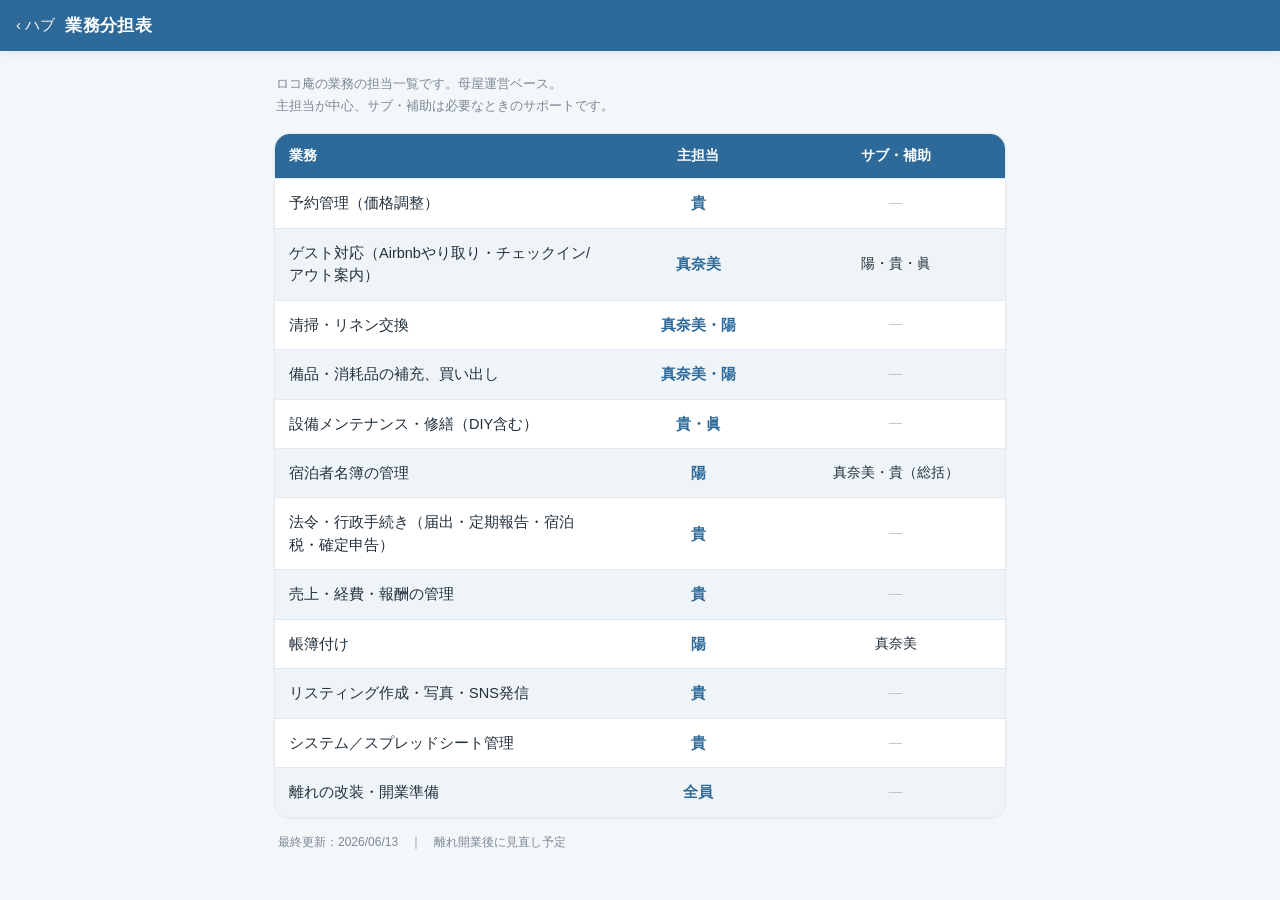
<file: handover.html>
<!DOCTYPE html>
<html lang="ja">
<head>
<meta charset="UTF-8">
<meta name="viewport" content="width=device-width, initial-scale=1.0">
<title>業務分担表｜ロコ庵 運営ハブ</title>
<!-- フォールバック（tokens.cssが読めない時用）。下のlinkがあれば自動で上書きされます -->
<style>
:root{
  --blue:#4A90C3; --blue-deep:#2E6A99; --ink:#22303C; --muted:#7A8896;
  --line:#E3E9EF; --bg:#F4F7FA; --card:#FFFFFF; --done:#3FA05F; --done-bg:#EAF6EE;
  --radius:16px; --font:"Hiragino Kaku Gothic ProN","Hiragino Sans","Yu Gothic",sans-serif;
}
*{box-sizing:border-box;-webkit-tap-highlight-color:transparent;}
html,body{margin:0;padding:0;}
body{font-family:var(--font);background:var(--bg);color:var(--ink);}
</style>
<link rel="stylesheet" href="shared/tokens.css">
<style>
  .topbar{
    position:sticky; top:0; z-index:10;
    background:var(--blue-deep); color:#fff;
    display:flex; align-items:center; gap:10px;
    padding:14px 16px; box-shadow:0 2px 8px rgba(0,0,0,.08);
  }
  .topbar a.back{
    color:#fff; text-decoration:none; font-size:15px;
    display:inline-flex; align-items:center; gap:4px; opacity:.95;
  }
  .topbar h1{ font-size:17px; margin:0; font-weight:700; letter-spacing:.02em; }

  .wrap{ max-width:760px; margin:0 auto; padding:18px 14px 40px; }

  .lead{ color:var(--muted); font-size:13px; margin:4px 2px 16px; line-height:1.7; }

  .card{
    background:var(--card); border:1px solid var(--line);
    border-radius:var(--radius); overflow:hidden;
    box-shadow:0 1px 3px rgba(20,40,60,.05);
  }

  table{ width:100%; border-collapse:collapse; }
  thead th{
    background:var(--blue-deep); color:#fff; font-size:13.5px; font-weight:700;
    text-align:left; padding:13px 14px;
  }
  thead th.c{ text-align:center; }
  tbody td{
    padding:13px 14px; font-size:14.5px; border-top:1px solid var(--line);
    vertical-align:middle; line-height:1.55;
  }
  tbody tr:nth-child(even){ background:#EFF4F9; }
  td.task{ color:var(--ink); }
  td.main{ text-align:center; font-weight:700; color:var(--blue-deep); white-space:nowrap; }
  td.sub{ text-align:center; color:var(--ink); font-size:13.5px; }
  td.sub.none{ color:#B7C0CA; }

  .col-main{ width:24%; }
  .col-sub{ width:30%; }

  .foot{ color:var(--muted); font-size:12px; margin:14px 4px 0; line-height:1.7; }

  @media (max-width:520px){
    thead th, tbody td{ padding:11px 9px; }
    tbody td{ font-size:13.5px; }
    td.sub{ font-size:12.5px; }
  }
</style>
</head>
<body>
  <div class="topbar">
    <a class="back" href="index.html">&#8249; ハブ</a>
    <h1>業務分担表</h1>
  </div>

  <div class="wrap">
    <p class="lead">
      ロコ庵の業務の担当一覧です。母屋運営ベース。<br>
      主担当が中心、サブ・補助は必要なときのサポートです。
    </p>

    <div class="card">
      <table>
        <thead>
          <tr>
            <th>業務</th>
            <th class="c col-main">主担当</th>
            <th class="c col-sub">サブ・補助</th>
          </tr>
        </thead>
        <tbody>
          <tr><td class="task">予約管理（価格調整）</td><td class="main">貴</td><td class="sub none">—</td></tr>
          <tr><td class="task">ゲスト対応（Airbnbやり取り・チェックイン/アウト案内）</td><td class="main">真奈美</td><td class="sub">陽・貴・眞</td></tr>
          <tr><td class="task">清掃・リネン交換</td><td class="main">真奈美・陽</td><td class="sub none">—</td></tr>
          <tr><td class="task">備品・消耗品の補充、買い出し</td><td class="main">真奈美・陽</td><td class="sub none">—</td></tr>
          <tr><td class="task">設備メンテナンス・修繕（DIY含む）</td><td class="main">貴・眞</td><td class="sub none">—</td></tr>
          <tr><td class="task">宿泊者名簿の管理</td><td class="main">陽</td><td class="sub">真奈美・貴（総括）</td></tr>
          <tr><td class="task">法令・行政手続き（届出・定期報告・宿泊税・確定申告）</td><td class="main">貴</td><td class="sub none">—</td></tr>
          <tr><td class="task">売上・経費・報酬の管理</td><td class="main">貴</td><td class="sub none">—</td></tr>
          <tr><td class="task">帳簿付け</td><td class="main">陽</td><td class="sub">真奈美</td></tr>
          <tr><td class="task">リスティング作成・写真・SNS発信</td><td class="main">貴</td><td class="sub none">—</td></tr>
          <tr><td class="task">システム／スプレッドシート管理</td><td class="main">貴</td><td class="sub none">—</td></tr>
          <tr><td class="task">離れの改装・開業準備</td><td class="main">全員</td><td class="sub none">—</td></tr>
        </tbody>
      </table>
    </div>

    <p class="foot">最終更新：2026/06/13　｜　離れ開業後に見直し予定</p>
  </div>
</body>
</html>
</file>
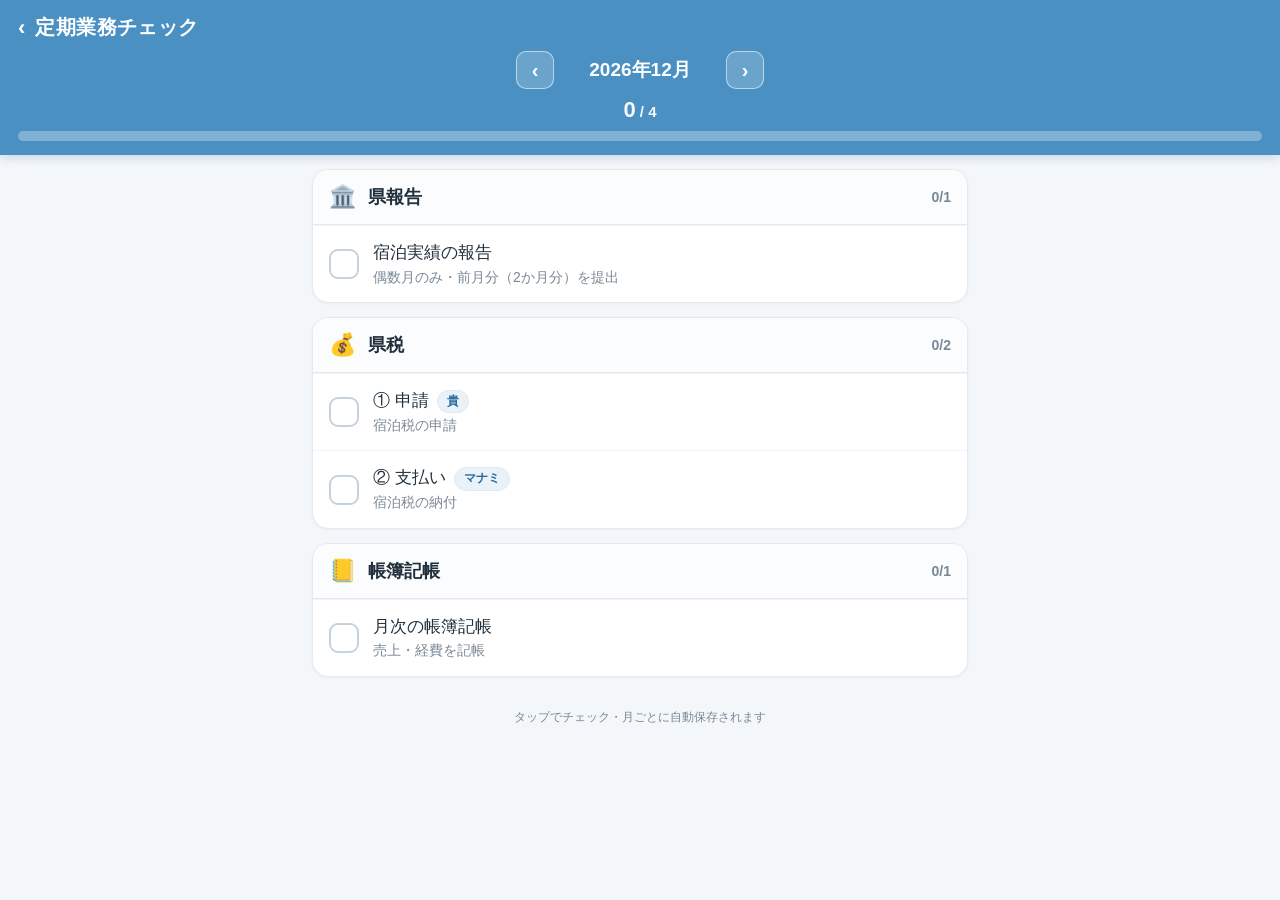
<file: monthly.html>
<!DOCTYPE html>
<html lang="ja">
<head>
<meta charset="UTF-8">
<meta name="viewport" content="width=device-width, initial-scale=1.0, viewport-fit=cover">
<meta name="apple-mobile-web-app-capable" content="yes">
<meta name="apple-mobile-web-app-title" content="定期業務">
<title>定期業務チェック｜ロコ庵</title>
<link rel="stylesheet" href="shared/tokens.css">
<style>
  header{
    position:sticky;top:0;z-index:20;
    background:var(--blue);color:#fff;
    padding:14px 18px;
    box-shadow:0 2px 10px rgba(46,106,153,.25);
  }
  .h-top{display:flex;align-items:center;gap:10px;}
  .back{color:#fff;text-decoration:none;font-size:22px;font-weight:700;line-height:1;}
  .h-title{font-size:20px;font-weight:700;letter-spacing:.02em;}
  .h-month{margin-top:10px;display:flex;align-items:center;justify-content:center;gap:16px;}
  .h-month button{
    background:rgba(255,255,255,.18);color:#fff;border:1.5px solid rgba(255,255,255,.55);
    border-radius:10px;width:38px;height:38px;font-size:20px;font-weight:700;
    font-family:inherit;cursor:pointer;display:flex;align-items:center;justify-content:center;
  }
  .h-month button:active{background:rgba(255,255,255,.30);}
  .h-month .month-label{font-size:19px;font-weight:700;min-width:140px;text-align:center;}
  .h-count{margin-top:8px;text-align:center;font-size:15px;font-weight:600;opacity:.95;}
  .h-count b{font-size:22px;}
  .bar{margin-top:8px;height:10px;border-radius:99px;background:rgba(255,255,255,.30);overflow:hidden;}
  .bar-fill{height:100%;width:0%;border-radius:99px;background:#fff;transition:width .35s ease;}
  .done-banner{
    display:none;margin-top:10px;background:#fff;color:var(--blue-deep);
    border-radius:12px;padding:10px;text-align:center;font-weight:700;font-size:15px;
  }
  .done-banner.show{display:block;}

  main{padding:14px 12px 0;max-width:680px;margin:0 auto;}

  .sec{
    background:var(--card);border:1px solid var(--line);
    border-radius:16px;margin-bottom:14px;overflow:hidden;
    box-shadow:0 1px 3px rgba(34,48,60,.05);
  }
  .sec-head{
    display:flex;align-items:center;gap:12px;
    padding:14px 16px;border-bottom:1px solid var(--line);
    background:#FAFCFE;
  }
  .sec-ico{flex:none;font-size:22px;}
  .sec-name{font-size:18px;font-weight:700;flex:1;}
  .sec-prog{font-size:14px;font-weight:700;color:var(--muted);white-space:nowrap;}
  .sec.alldone .sec-head{background:var(--done-bg);}
  .sec.alldone .sec-prog{color:var(--done);}

  .item{
    display:flex;align-items:center;gap:14px;
    padding:15px 16px;min-height:60px;
    border-top:1px solid #F0F4F8;cursor:pointer;
    transition:background .15s;
  }
  .item:first-child{border-top:none;}
  .item:active{background:#F2F7FB;}
  .box{
    flex:none;width:30px;height:30px;border-radius:9px;
    border:2.5px solid #C4D2DE;background:#fff;
    display:flex;align-items:center;justify-content:center;
    transition:all .15s;
  }
  .box svg{width:18px;height:18px;opacity:0;transform:scale(.4);transition:all .15s;}
  .label{font-size:17px;line-height:1.45;flex:1;}
  .who{
    display:inline-block;margin-left:8px;vertical-align:middle;
    font-size:12px;font-weight:700;color:var(--blue-deep);
    background:#EAF2F9;border:1px solid var(--line);
    border-radius:99px;padding:2px 9px;
  }
  .sub{display:block;font-size:14px;color:var(--muted);margin-top:2px;line-height:1.4;}
  .done-date{font-size:12px;color:var(--done);white-space:nowrap;}

  .item.checked .box{background:var(--done);border-color:var(--done);}
  .item.checked .box svg{opacity:1;transform:scale(1);}
  .item.checked{background:var(--done-bg);}
  .item.checked .label{color:#9BB0A4;text-decoration:line-through;text-decoration-thickness:2px;}
  .item.checked .sub{color:#B7C7BD;}

  footer{text-align:center;color:var(--muted);font-size:12px;padding:18px 14px 40px;}
</style>
</head>
<body>

<header>
  <div class="h-top">
    <a class="back" href="index.html">‹</a>
    <div class="h-title">定期業務チェック</div>
  </div>
  <div class="h-month">
    <button id="prevBtn">‹</button>
    <div class="month-label" id="monthLabel"></div>
    <button id="nextBtn">›</button>
  </div>
  <div class="h-count"><b id="doneNum">0</b> / <span id="totalNum">0</span></div>
  <div class="bar"><div class="bar-fill" id="barFill"></div></div>
  <div class="done-banner" id="doneBanner">✓ 今月の定期業務 すべて完了！</div>
</header>

<main id="list"></main>

<footer>タップでチェック・月ごとに自動保存されます</footer>

<script src="shared/store.js"></script>
<script>
// ===== 定期業務の定義 =====
const TASKS = [
  {
    name: "県報告",
    icon: "🏛️",
    evenOnly: true,   // 偶数月のみ
    items: [
      { id:"report", t:"宿泊実績の報告", s:"偶数月のみ・前月分（2か月分）を提出" },
    ]
  },
  {
    name: "県税",
    icon: "💰",
    items: [
      { id:"tax_apply", t:"① 申請", s:"宿泊税の申請", who:"貴" },
      { id:"tax_pay",   t:"② 支払い", s:"宿泊税の納付", who:"マナミ" },
    ]
  },
  {
    name: "帳簿記帳",
    icon: "📒",
    items: [
      { id:"bookkeeping", t:"月次の帳簿記帳", s:"売上・経費を記帳" },
    ]
  },
];

// その月に表示するセクション（偶数月限定タスクの絞り込み）
function visibleTasks(){
  const isEven = (currentMonth + 1) % 2 === 0;
  return TASKS.filter(sec => !sec.evenOnly || isEven);
}

// ===== 月の管理 =====
const now = new Date();
let currentYear = now.getFullYear();
let currentMonth = now.getMonth(); // 0-indexed

function monthKey(){ return `${currentYear}-${String(currentMonth+1).padStart(2,"0")}`; }
function storagePrefix(){ return `monthly:${monthKey()}`; }

function updateMonthLabel(){
  document.getElementById("monthLabel").textContent = `${currentYear}年${currentMonth+1}月`;
}

document.getElementById("prevBtn").addEventListener("click", () => {
  currentMonth--;
  if(currentMonth < 0){ currentMonth = 11; currentYear--; }
  loadAndRender();
});
document.getElementById("nextBtn").addEventListener("click", () => {
  currentMonth++;
  if(currentMonth > 11){ currentMonth = 0; currentYear++; }
  loadAndRender();
});

// ===== 状態管理 =====
let state = {}; // { "report": "2026-06-13", "tax": null, ... }

async function loadState(){
  const v = await Store.get(storagePrefix());
  state = v || {};
}

async function saveState(){
  await Store.set(storagePrefix(), state);
}

// ===== 描画 =====
const CHECK = '<svg viewBox="0 0 24 24" fill="none"><path d="M5 12.5l4.5 4.5L19 7" stroke="#fff" stroke-width="3.2" stroke-linecap="round" stroke-linejoin="round"/></svg>';

function allItemIds(){
  const ids = [];
  visibleTasks().forEach(sec => sec.items.forEach(it => ids.push(it.id)));
  return ids;
}

function render(){
  updateMonthLabel();
  const list = document.getElementById("list");
  list.innerHTML = "";

  visibleTasks().forEach(sec => {
    const done = sec.items.filter(it => state[it.id]).length;
    const total = sec.items.length;
    const all = done === total;

    const secEl = document.createElement("section");
    secEl.className = "sec" + (all ? " alldone" : "");

    let html = `<div class="sec-head">
        <div class="sec-ico">${sec.icon}</div>
        <div class="sec-name">${sec.name}</div>
        <div class="sec-prog">${done}/${total}</div>
      </div>`;

    sec.items.forEach(it => {
      const checked = !!state[it.id];
      const dateStr = checked ? state[it.id] : "";
      const subText = it.s ? `<span class="sub">${it.s}</span>` : "";
      const whoBadge = it.who ? `<span class="who">${it.who}</span>` : "";
      html += `<div class="item${checked?" checked":""}" data-id="${it.id}">
          <div class="box">${CHECK}</div>
          <div class="label">${it.t}${whoBadge}${subText}</div>
          ${checked ? `<div class="done-date">${dateStr}</div>` : ""}
        </div>`;
    });

    secEl.innerHTML = html;
    list.appendChild(secEl);
  });

  document.querySelectorAll(".item").forEach(el => {
    el.addEventListener("click", () => toggle(el.dataset.id));
  });

  updateProgress();
}

function toggle(id){
  if(state[id]){
    delete state[id];
  } else {
    const d = new Date();
    state[id] = `${d.getMonth()+1}/${d.getDate()}`;
  }
  saveState();
  render();
}

function updateProgress(){
  const ids = allItemIds();
  const done = ids.filter(id => state[id]).length;
  const total = ids.length;
  document.getElementById("doneNum").textContent = done;
  document.getElementById("totalNum").textContent = total;
  document.getElementById("barFill").style.width = (total ? (done/total*100) : 0) + "%";
  document.getElementById("doneBanner").classList.toggle("show", done === total && total > 0);
}

async function loadAndRender(){
  await loadState();
  render();
}

// ===== 起動 =====
loadAndRender();
</script>
</body>
</html>
</file>
<file: shared/tokens.css>
/* ============================================================
   ロコ庵 運営ハブ ― 共通デザイン設定（tokens.css）
   新しい機能はこの色・フォントを使うと、見た目が自動で揃います。
   色を変えたいときはここだけ直せば全機能に反映されます。
   ============================================================ */
:root{
  --blue:#4A90C3;
  --blue-deep:#2E6A99;
  --ink:#22303C;
  --muted:#7A8896;
  --line:#E3E9EF;
  --bg:#F4F7FA;
  --card:#FFFFFF;
  --done:#3FA05F;
  --done-bg:#EAF6EE;
  --radius:16px;
  --font:"Hiragino Kaku Gothic ProN","Hiragino Sans","Yu Gothic",sans-serif;
}
*{box-sizing:border-box;-webkit-tap-highlight-color:transparent;}
html,body{margin:0;padding:0;}
body{font-family:var(--font);background:var(--bg);color:var(--ink);}
</file>
